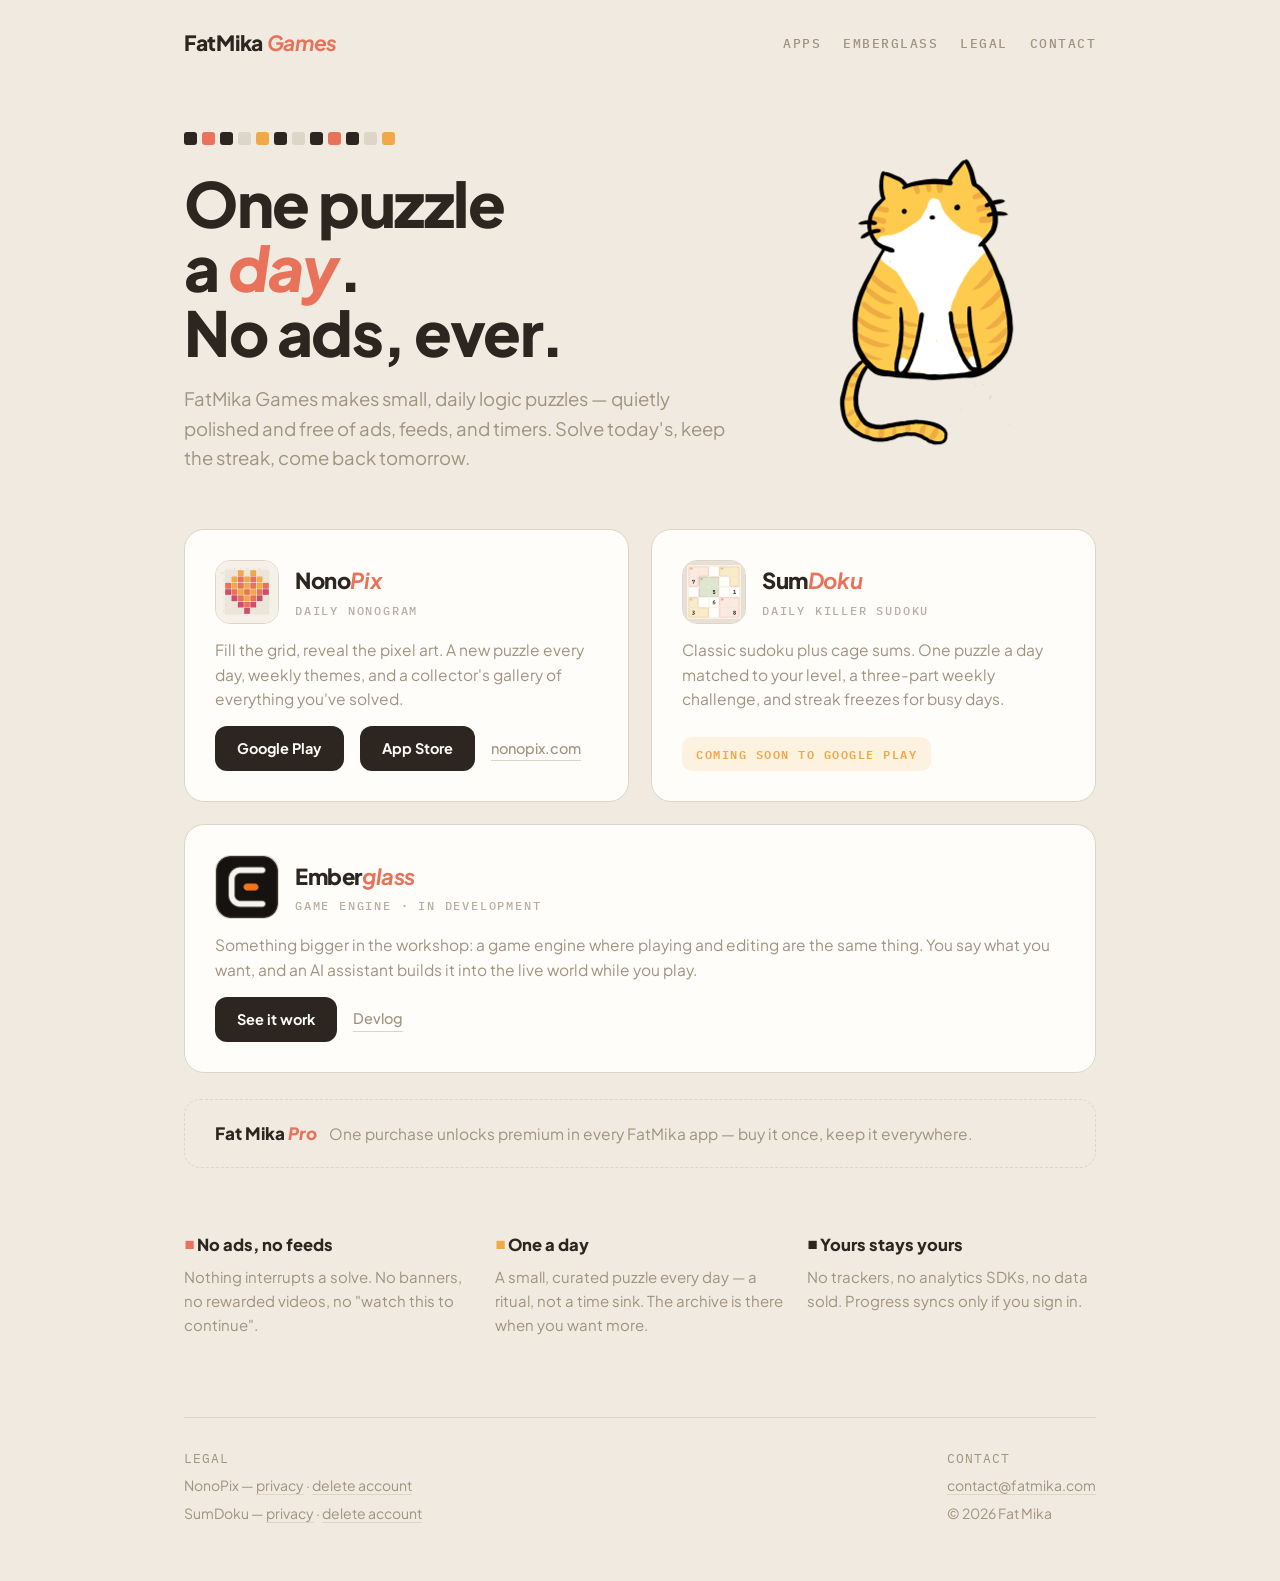
<file: index.html>
<!doctype html>
<html lang="en">
<head>
<meta charset="utf-8" />
<meta name="viewport" content="width=device-width, initial-scale=1" />
<title>FatMika Games — one puzzle a day, no ads</title>
<meta name="description" content="FatMika Games makes small, daily logic puzzle apps — NonoPix (daily nonograms) and SumDoku (daily killer sudoku). Quietly polished, no ads ever." />
<link rel="icon" href="assets/fat-mika.png" />
<link rel="preconnect" href="https://fonts.googleapis.com" />
<link rel="preconnect" href="https://fonts.gstatic.com" crossorigin />
<link href="https://fonts.googleapis.com/css2?family=IBM+Plex+Mono:wght@500;600&family=Plus+Jakarta+Sans:ital,wght@0,400;0,500;0,700;0,800;1,700;1,800&display=swap" rel="stylesheet" />
<style>
  :root {
    --bg: #f0eae0;
    --card: #fffdf9;
    --ink: #2c2520;
    --dim: #a0937f;
    --subtle: #b8afa2;
    --line: #ddd5c8;
    --coral: #e8735a;
    --gold: #f0a848;
  }
  * { box-sizing: border-box; margin: 0; padding: 0; }
  html { scroll-behavior: smooth; }
  body {
    background: var(--bg);
    color: var(--ink);
    font: 17px/1.6 "Plus Jakarta Sans", -apple-system, "Segoe UI", system-ui, sans-serif;
    -webkit-font-smoothing: antialiased;
  }
  .wrap { max-width: 960px; margin: 0 auto; padding: 0 24px; }
  a { color: var(--coral); }
  a:focus-visible, button:focus-visible { outline: 3px solid var(--coral); outline-offset: 3px; border-radius: 4px; }

  /* ---------- header ---------- */
  header {
    display: flex; align-items: center; justify-content: space-between;
    padding: 26px 0 0;
  }
  .wordmark {
    font-size: 21px; font-weight: 800; letter-spacing: -0.3px;
    color: var(--ink); text-decoration: none;
  }
  .wordmark em { font-style: italic; font-weight: 700; color: var(--coral); }
  header nav { display: flex; gap: 22px; }
  header nav a {
    font-family: "IBM Plex Mono", monospace; font-size: 12.5px; font-weight: 500;
    letter-spacing: 1.5px; text-transform: uppercase;
    color: var(--dim); text-decoration: none;
  }
  header nav a:hover { color: var(--coral); }

  /* ---------- hero ---------- */
  .hero {
    display: grid; grid-template-columns: 1.25fr 0.75fr;
    align-items: center; gap: 32px;
    padding: 72px 0 56px;
  }
  .solve-strip {
    display: flex; gap: 5px; margin-bottom: 26px;
  }
  .solve-strip span {
    width: 13px; height: 13px; border-radius: 3px;
    background: var(--line);
  }
  .solve-strip span.f { background: var(--ink); }
  .solve-strip span.c { background: var(--coral); }
  .solve-strip span.g { background: var(--gold); }
  @media (prefers-reduced-motion: no-preference) {
    .solve-strip span.f, .solve-strip span.c, .solve-strip span.g {
      animation: fill-in 0.35s cubic-bezier(0.2, 0.9, 0.3, 1.3) both;
      animation-delay: var(--d);
    }
    @keyframes fill-in {
      from { transform: scale(0); }
      to { transform: scale(1); }
    }
    .cat { animation: settle 0.9s cubic-bezier(0.2, 0.8, 0.3, 1) both 0.5s; }
    @keyframes settle {
      from { opacity: 0; transform: translateY(14px); }
      to { opacity: 1; transform: none; }
    }
  }
  h1 {
    font-size: clamp(40px, 6.5vw, 62px);
    font-weight: 800; line-height: 1.04; letter-spacing: -1.5px;
  }
  h1 em { font-style: italic; color: var(--coral); }
  .hero p {
    margin-top: 20px; max-width: 44ch;
    font-size: 18.5px; color: var(--dim);
  }
  .cat { width: 100%; max-width: 300px; justify-self: center; }
  .cat img { width: 100%; height: auto; display: block; }

  /* ---------- apps ---------- */
  .apps { display: grid; grid-template-columns: 1fr 1fr; gap: 22px; }
  .app-card {
    background: var(--card); border: 1px solid var(--line); border-radius: 20px;
    padding: 30px; display: flex; flex-direction: column; gap: 14px;
  }
  .app-head { display: flex; align-items: center; gap: 16px; }
  .app-head img {
    width: 64px; height: 64px; border-radius: 15px;
    border: 1px solid var(--line);
  }
  .app-name { font-size: 22px; font-weight: 800; letter-spacing: -0.4px; }
  .app-name em { font-style: italic; font-weight: 700; color: var(--coral); }
  .app-kind {
    font-family: "IBM Plex Mono", monospace; font-size: 11.5px; font-weight: 500;
    letter-spacing: 1.8px; text-transform: uppercase; color: var(--subtle);
    margin-top: 3px;
  }
  .app-card > p { color: var(--dim); font-size: 15.5px; flex: 1; }
  .app-card.wide { grid-column: 1 / -1; }
  .app-links { display: flex; align-items: center; gap: 16px; flex-wrap: wrap; }
  .btn {
    display: inline-block; text-decoration: none;
    background: var(--ink); color: var(--card);
    font-size: 14.5px; font-weight: 700;
    padding: 11px 22px; border-radius: 12px;
  }
  .btn:hover { background: var(--coral); }
  .app-links .plain {
    font-size: 14.5px; font-weight: 500; color: var(--dim);
    text-decoration: none; border-bottom: 1px solid var(--line);
  }
  .app-links .plain:hover { color: var(--coral); border-color: var(--coral); }
  .soon {
    display: inline-block;
    font-family: "IBM Plex Mono", monospace; font-size: 11.5px; font-weight: 600;
    letter-spacing: 1.5px; text-transform: uppercase;
    color: var(--gold); background: rgba(240, 168, 72, 0.14);
    padding: 8px 14px; border-radius: 10px;
  }

  /* ---------- pro strip ---------- */
  .pro {
    margin: 26px 0 0; padding: 20px 30px;
    border: 1px dashed var(--line); border-radius: 16px;
    display: flex; align-items: baseline; gap: 12px; flex-wrap: wrap;
  }
  .pro b { font-weight: 800; }
  .pro b em { font-style: italic; color: var(--coral); }
  .pro span { color: var(--dim); font-size: 15.5px; }

  /* ---------- promises ---------- */
  .promises {
    padding: 64px 0 8px;
    display: grid; grid-template-columns: repeat(3, 1fr); gap: 22px;
  }
  .promise h3 { font-size: 16.5px; font-weight: 800; margin-bottom: 6px; }
  .promise h3::before { content: "■ "; color: var(--coral); font-size: 11px; vertical-align: 2px; }
  .promise:nth-child(2) h3::before { color: var(--gold); }
  .promise:nth-child(3) h3::before { color: var(--ink); }
  .promise p { color: var(--dim); font-size: 15px; }

  /* ---------- footer ---------- */
  footer {
    margin-top: 72px; border-top: 1px solid var(--line);
    padding: 30px 0 56px;
    display: flex; justify-content: space-between; gap: 24px; flex-wrap: wrap;
    font-size: 14px; color: var(--dim);
  }
  footer .legal { display: flex; flex-direction: column; gap: 6px; }
  footer a { color: var(--dim); text-decoration: none; border-bottom: 1px solid var(--line); }
  footer a:hover { color: var(--coral); border-color: var(--coral); }
  footer .mono { font-family: "IBM Plex Mono", monospace; font-size: 12.5px; letter-spacing: 1px; }

  /* ---------- responsive ---------- */
  @media (max-width: 760px) {
    .hero { grid-template-columns: 1fr; padding: 48px 0 40px; }
    .cat { max-width: 200px; order: -1; }
    .apps { grid-template-columns: 1fr; }
    .promises { grid-template-columns: 1fr; gap: 26px; padding-top: 48px; }
    header nav { display: none; }
  }
</style>
</head>
<body>
<div class="wrap">
  <header>
    <a class="wordmark" href="/">FatMika <em>Games</em></a>
    <nav>
      <a href="#apps">Apps</a>
      <a href="emberglass/">Emberglass</a>
      <a href="legal/">Legal</a>
      <a href="mailto:contact@fatmika.com">Contact</a>
    </nav>
  </header>

  <section class="hero">
    <div>
      <div class="solve-strip" aria-hidden="true">
        <span class="f" style="--d:0.05s"></span>
        <span class="c" style="--d:0.30s"></span>
        <span class="f" style="--d:0.15s"></span>
        <span></span>
        <span class="g" style="--d:0.45s"></span>
        <span class="f" style="--d:0.10s"></span>
        <span></span>
        <span class="f" style="--d:0.25s"></span>
        <span class="c" style="--d:0.55s"></span>
        <span class="f" style="--d:0.20s"></span>
        <span></span>
        <span class="g" style="--d:0.40s"></span>
      </div>
      <h1>One puzzle<br />a <em>day</em>.<br />No ads, ever.</h1>
      <p>FatMika Games makes small, daily logic puzzles — quietly polished
      and free of ads, feeds, and timers. Solve today's, keep the streak,
      come back tomorrow.</p>
    </div>
    <div class="cat">
      <img src="assets/fat-mika.png" alt="Fat Mika, the studio's chunky orange cat" width="560" height="560" />
    </div>
  </section>

  <section class="apps" id="apps">
    <article class="app-card">
      <div class="app-head">
        <img src="assets/nonopix-icon.png" alt="" width="64" height="64" />
        <div>
          <div class="app-name">Nono<em>Pix</em></div>
          <div class="app-kind">Daily nonogram</div>
        </div>
      </div>
      <p>Fill the grid, reveal the pixel art. A new puzzle every day,
      weekly themes, and a collector's gallery of everything you've
      solved.</p>
      <div class="app-links">
        <a class="btn" href="https://play.google.com/store/apps/details?id=app.nono.daily">Google Play</a>
        <a class="btn" href="https://apps.apple.com/app/nonopix-pixel-art-puzzles/id6761322057">App Store</a>
        <a class="plain" href="https://nonopix.com/">nonopix.com</a>
      </div>
    </article>

    <article class="app-card">
      <div class="app-head">
        <img src="assets/sumdoku-icon.png" alt="" width="64" height="64" />
        <div>
          <div class="app-name">Sum<em>Doku</em></div>
          <div class="app-kind">Daily killer sudoku</div>
        </div>
      </div>
      <p>Classic sudoku plus cage sums. One puzzle a day matched to your
      level, a three-part weekly challenge, and streak freezes for busy
      days.</p>
      <div class="app-links">
        <span class="soon">Coming soon to Google Play</span>
      </div>
    </article>
    <article class="app-card wide">
      <div class="app-head">
        <img src="assets/emberglass-icon.png" alt="" width="64" height="64" />
        <div>
          <div class="app-name">Ember<em>glass</em></div>
          <div class="app-kind">Game engine · in development</div>
        </div>
      </div>
      <p>Something bigger in the workshop: a game engine where playing and
      editing are the same thing. You say what you want, and an AI assistant
      builds it into the live world while you play.</p>
      <div class="app-links">
        <a class="btn" href="emberglass/">See it work</a>
        <a class="plain" href="https://emberglass.substack.com/">Devlog</a>
      </div>
    </article>
  </section>

  <div class="pro">
    <b>Fat Mika <em>Pro</em></b>
    <span>One purchase unlocks premium in every FatMika app — buy it once, keep it everywhere.</span>
  </div>

  <section class="promises">
    <div class="promise">
      <h3>No ads, no feeds</h3>
      <p>Nothing interrupts a solve. No banners, no rewarded videos, no
      "watch this to continue".</p>
    </div>
    <div class="promise">
      <h3>One a day</h3>
      <p>A small, curated puzzle every day — a ritual, not a time sink.
      The archive is there when you want more.</p>
    </div>
    <div class="promise">
      <h3>Yours stays yours</h3>
      <p>No trackers, no analytics SDKs, no data sold. Progress syncs only
      if you sign in.</p>
    </div>
  </section>

  <footer>
    <div class="legal">
      <span class="mono">LEGAL</span>
      <span>NonoPix — <a href="nonopix/privacy/">privacy</a> · <a href="nonopix/delete-account/">delete account</a></span>
      <span>SumDoku — <a href="sumdoku/privacy/">privacy</a> · <a href="sumdoku/delete-account/">delete account</a></span>
    </div>
    <div class="legal">
      <span class="mono">CONTACT</span>
      <span><a href="mailto:contact@fatmika.com">contact@fatmika.com</a></span>
      <span>© 2026 Fat Mika</span>
    </div>
  </footer>
</div>
</body>
</html>
</file>
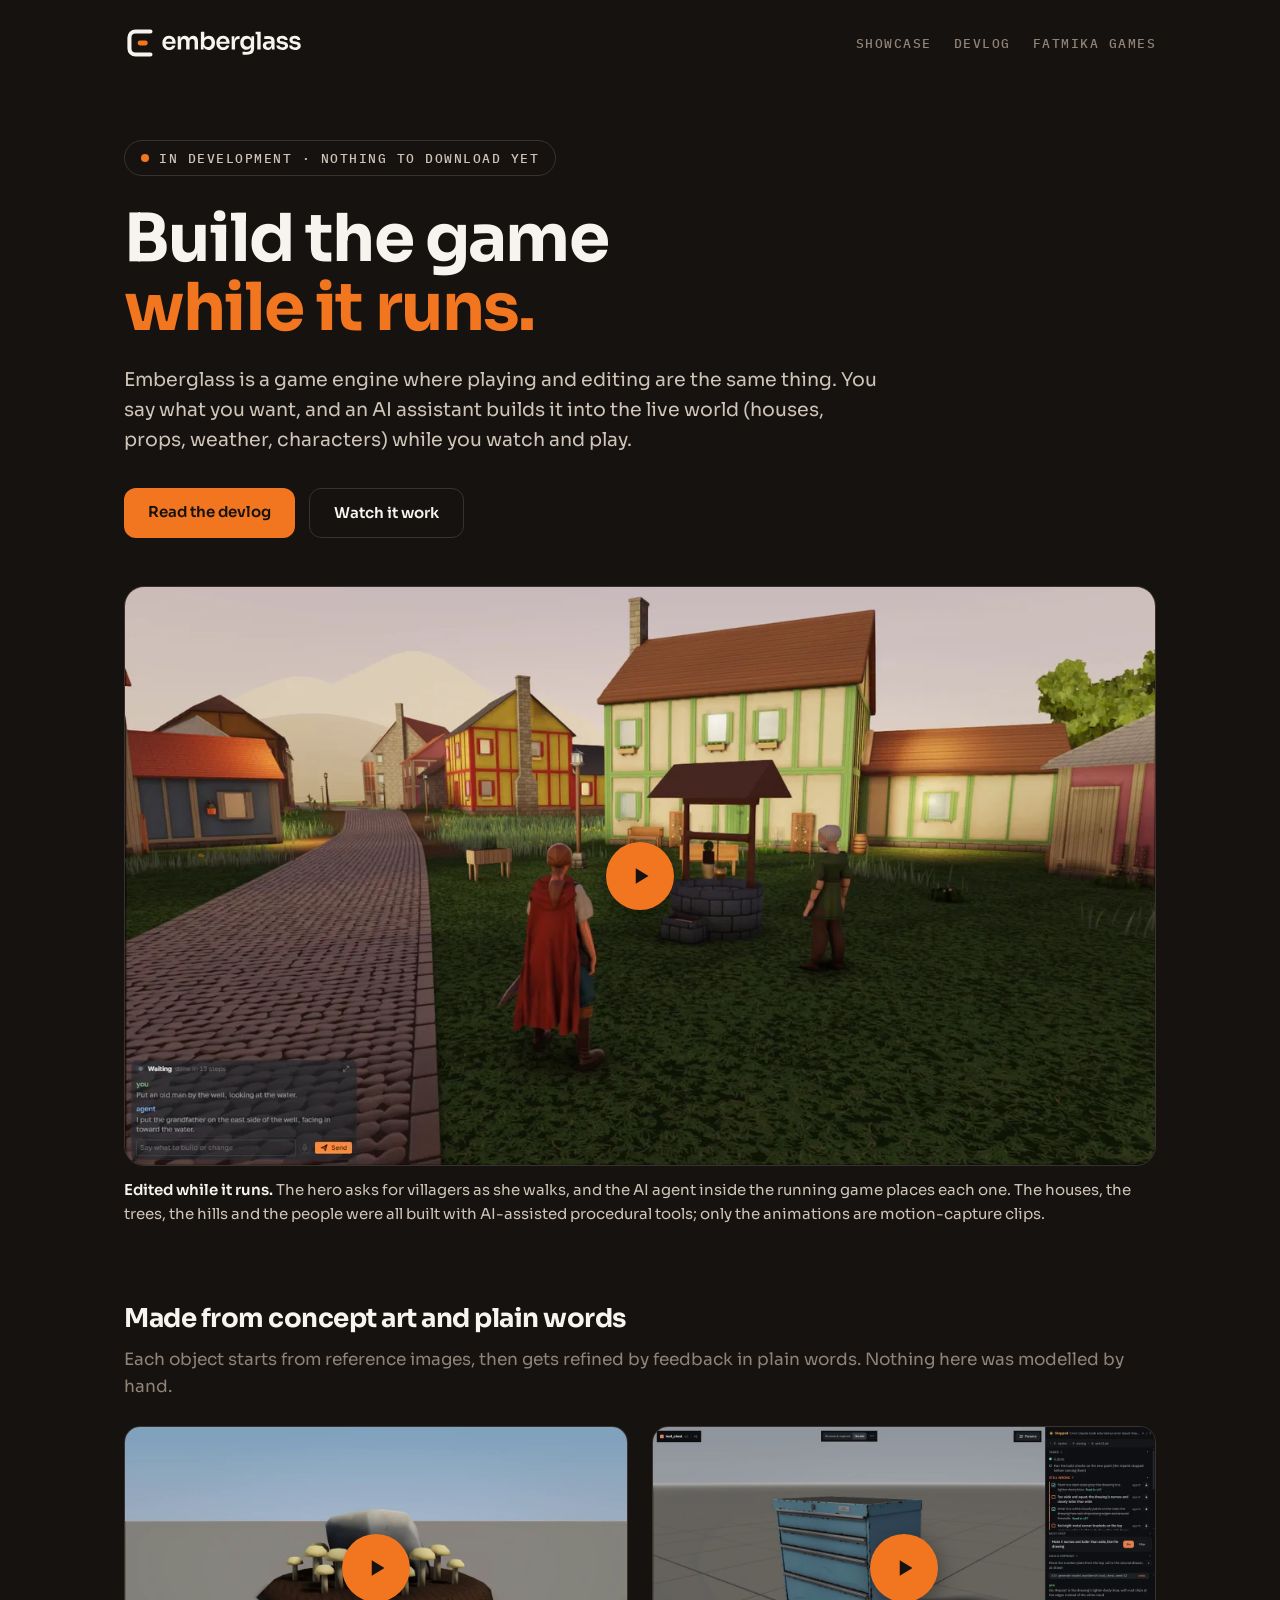
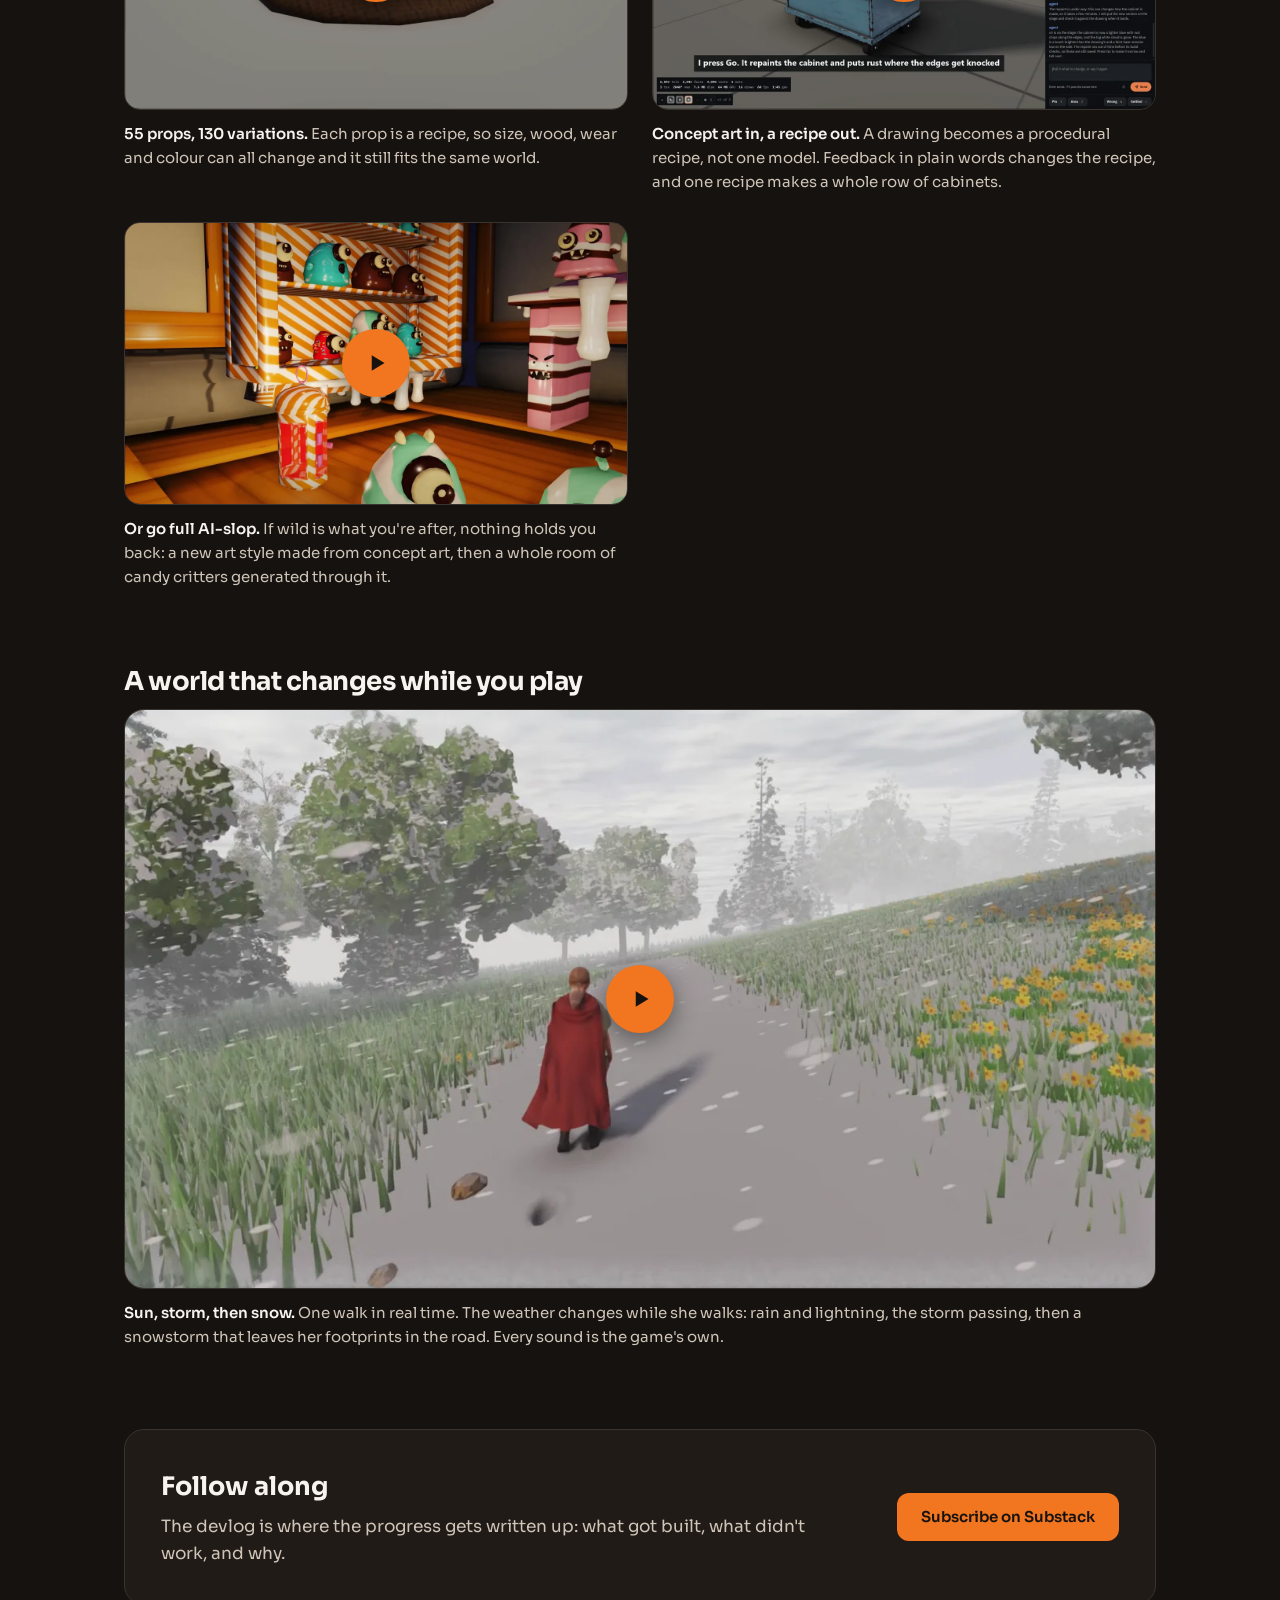
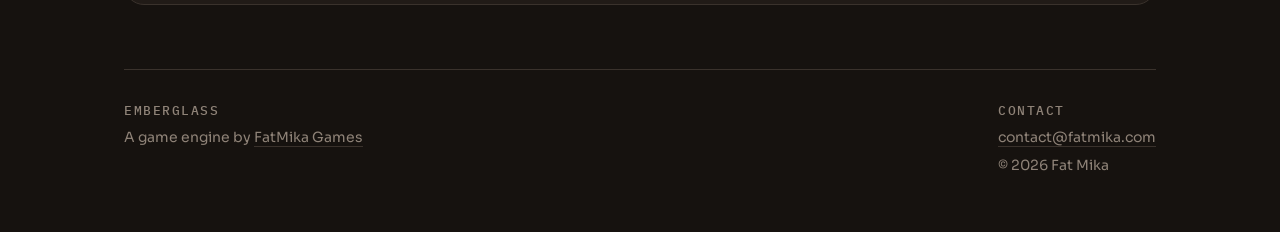
<file: emberglass/index.html>
<!doctype html>
<html lang="en">
<head>
<meta charset="utf-8" />
<meta name="viewport" content="width=device-width, initial-scale=1" />
<title>Emberglass — build the game while it runs</title>
<meta name="description" content="Emberglass is a game engine in development where playing and editing are the same thing: describe what you want, and an AI assistant builds it into the live world while you play." />
<meta property="og:title" content="Emberglass — build the game while it runs" />
<meta property="og:description" content="A game engine in development where playing and editing are the same thing." />
<meta property="og:image" content="https://www.fatmika.com/emberglass/assets/critters.webp" />
<meta property="og:url" content="https://www.fatmika.com/emberglass/" />
<link rel="icon" href="assets/icon-64.png" />
<link rel="preconnect" href="https://fonts.googleapis.com" />
<link rel="preconnect" href="https://fonts.gstatic.com" crossorigin />
<link href="https://fonts.googleapis.com/css2?family=IBM+Plex+Mono:wght@500;600&family=Sora:wght@400;500;600;700&display=swap" rel="stylesheet" />
<style>
  :root {
    --ink: #16120F;
    --surface: #211B17;
    --border: #3A322C;
    --paper: #F7F4EF;
    --muted: #CFC4B8;
    --dim: #8f8378;
    --ember: #F2761F;
    --ember-deep: #D2560F;
  }
  * { box-sizing: border-box; margin: 0; padding: 0; }
  html { scroll-behavior: smooth; }
  body {
    background: var(--ink);
    color: var(--paper);
    font: 17px/1.6 "Sora", -apple-system, "Segoe UI", system-ui, sans-serif;
    -webkit-font-smoothing: antialiased;
  }
  .wrap { max-width: 1080px; margin: 0 auto; padding: 0 24px; }
  a { color: var(--ember); }
  a:focus-visible, button:focus-visible { outline: 3px solid var(--ember); outline-offset: 3px; border-radius: 6px; }
  .mono {
    font-family: "IBM Plex Mono", monospace; font-size: 12.5px; font-weight: 500;
    letter-spacing: 1.5px; text-transform: uppercase;
  }

  /* ---------- header ---------- */
  header {
    display: flex; align-items: center; justify-content: space-between;
    padding: 26px 0 0;
  }
  header .lockup img { height: 34px; width: auto; display: block; }
  header nav { display: flex; gap: 22px; }
  header nav a { color: var(--dim); text-decoration: none; }
  header nav a:hover { color: var(--ember); }

  /* ---------- hero ---------- */
  .hero { padding: 80px 0 48px; max-width: 760px; }
  .status {
    display: inline-flex; align-items: center; gap: 10px;
    color: var(--muted); border: 1px solid var(--border); border-radius: 999px;
    padding: 7px 16px; margin-bottom: 28px;
  }
  .status::before {
    content: ""; width: 8px; height: 8px; border-radius: 50%; background: var(--ember);
  }
  @media (prefers-reduced-motion: no-preference) {
    .status::before { animation: glow 2.4s ease-in-out infinite; }
    @keyframes glow { 50% { box-shadow: 0 0 0 6px rgba(242, 118, 31, 0.18); } }
  }
  h1 {
    font-size: clamp(40px, 6.4vw, 66px);
    font-weight: 700; line-height: 1.05; letter-spacing: -1.8px;
  }
  h1 em { font-style: normal; color: var(--ember); }
  .hero p { margin-top: 22px; font-size: 19px; color: var(--muted); max-width: 58ch; }
  .actions { display: flex; gap: 14px; flex-wrap: wrap; margin-top: 32px; }
  .btn {
    display: inline-block; text-decoration: none;
    font-size: 15px; font-weight: 600;
    padding: 12px 24px; border-radius: 12px;
    background: var(--ember); color: var(--ink);
  }
  .btn:hover { background: var(--ember-deep); color: var(--paper); }
  .btn.ghost { background: transparent; color: var(--paper); border: 1px solid var(--border); }
  .btn.ghost:hover { border-color: var(--ember); color: var(--ember); }

  /* ---------- clips ---------- */
  .clip {
    position: relative; display: block; width: 100%;
    aspect-ratio: 16 / 9; overflow: hidden;
    background: var(--surface); border: 1px solid var(--border); border-radius: 16px;
    padding: 0; font: inherit; color: inherit; cursor: default;
  }
  .clip img, .clip iframe { position: absolute; inset: 0; width: 100%; height: 100%; border: 0; object-fit: cover; }
  .clip.playable { cursor: pointer; }
  .clip.playable::after {
    content: ""; position: absolute; left: 50%; top: 50%;
    width: 68px; height: 68px; margin: -34px 0 0 -34px; border-radius: 50%;
    background: var(--ember) url("data:image/svg+xml,%3Csvg xmlns='http://www.w3.org/2000/svg' viewBox='0 0 24 24'%3E%3Cpath d='M9 6.5v11l9-5.5z' fill='%2316120F'/%3E%3C/svg%3E") center / 34px no-repeat;
    box-shadow: 0 6px 24px rgba(0, 0, 0, 0.45);
    transition: transform 0.15s ease;
  }
  .clip.playable:hover::after { transform: scale(1.08); }
  .clip.playing::after { display: none; }

  .featured { margin-bottom: 14px; }
  .featured .clip { border-radius: 20px; }
  figcaption { margin-top: 12px; color: var(--muted); font-size: 15px; }
  figcaption b { color: var(--paper); font-weight: 600; }

  section h2 {
    font-size: 26px; font-weight: 700; letter-spacing: -0.5px; margin: 72px 0 6px;
  }
  section .lead { color: var(--dim); margin-bottom: 26px; }
  .grid { display: grid; grid-template-columns: repeat(2, 1fr); gap: 28px 24px; }

  /* ---------- follow ---------- */
  .follow {
    margin-top: 80px; padding: 36px;
    background: var(--surface); border: 1px solid var(--border); border-radius: 20px;
    display: flex; align-items: center; justify-content: space-between; gap: 24px; flex-wrap: wrap;
  }
  .follow h2 { margin: 0 0 6px; }
  .follow p { color: var(--muted); max-width: 52ch; }

  /* ---------- footer ---------- */
  footer {
    margin-top: 64px; border-top: 1px solid var(--border);
    padding: 30px 0 56px;
    display: flex; justify-content: space-between; gap: 24px; flex-wrap: wrap;
    font-size: 14px; color: var(--dim);
  }
  footer .col { display: flex; flex-direction: column; gap: 6px; }
  footer a { color: var(--dim); text-decoration: none; border-bottom: 1px solid var(--border); }
  footer a:hover { color: var(--ember); border-color: var(--ember); }

  @media (max-width: 760px) {
    .hero { padding: 52px 0 36px; }
    .grid { grid-template-columns: 1fr; }
    header nav { display: none; }
    .follow { padding: 26px; }
  }
</style>
</head>
<body>
<div class="wrap">
  <header>
    <a class="lockup" href="./"><img src="assets/emberglass-lockup-paper.svg" alt="Emberglass" width="182" height="34" /></a>
    <nav class="mono">
      <a href="#showcase">Showcase</a>
      <a href="https://emberglass.substack.com/">Devlog</a>
      <a href="/">FatMika Games</a>
    </nav>
  </header>

  <section class="hero">
    <div class="status mono">In development · nothing to download yet</div>
    <h1>Build the game<br /><em>while it runs.</em></h1>
    <p>Emberglass is a game engine where playing and editing are the same
    thing. You say what you want, and an AI assistant builds it into the
    live world (houses, props, weather, characters) while you watch and
    play.</p>
    <div class="actions">
      <a class="btn" href="https://emberglass.substack.com/">Read the devlog</a>
      <a class="btn ghost" href="#showcase">Watch it work</a>
    </div>
  </section>

  <figure class="featured" id="showcase">
    <button class="clip" data-yt="furqrLiuaLM" aria-label="Play: building a village while you walk through it">
      <img src="assets/village.webp" alt="A hero in a red cape by a village well, next to an old man the AI just placed" width="1280" height="720" />
    </button>
    <figcaption><b>Edited while it runs.</b> The hero asks for villagers as she walks, and the AI agent inside the running game places each one. The houses, the trees, the hills and the people were all built with AI-assisted procedural tools; only the animations are motion-capture clips.</figcaption>
  </figure>

  <section>
    <h2>Made from concept art and plain words</h2>
    <p class="lead">Each object starts from reference images, then gets refined by feedback in plain words. Nothing here was modelled by hand.</p>
    <div class="grid">
      <figure>
        <button class="clip" data-yt="YsVcyhxxsjk" aria-label="Play: 55 props, 130 variations">
          <img src="assets/props.webp" alt="A rock surrounded by a ring of small mushrooms" width="1280" height="720" loading="lazy" />
        </button>
        <figcaption><b>55 props, 130 variations.</b> Each prop is a recipe, so size, wood, wear and colour can all change and it still fits the same world.</figcaption>
      </figure>
      <figure>
        <button class="clip" data-yt="fGJkgyGGEyM" aria-label="Play: concept art in, a recipe out">
          <img src="assets/chest.webp" alt="A blue metal tool cabinet with drawers" width="1280" height="720" loading="lazy" />
        </button>
        <figcaption><b>Concept art in, a recipe out.</b> A drawing becomes a procedural recipe, not one model. Feedback in plain words changes the recipe, and one recipe makes a whole row of cabinets.</figcaption>
      </figure>
      <figure>
        <button class="clip" data-yt="QunZZb6h35w" aria-label="Play: a new art style, and a whole room built in it">
          <img src="assets/critters.webp" alt="A candy-striped room at night full of round toy critters on shelves" width="1280" height="720" loading="lazy" />
        </button>
        <figcaption><b>Or go full AI-slop.</b> If wild is what you're after, nothing holds you back: a new art style made from concept art, then a whole room of candy critters generated through it.</figcaption>
      </figure>
    </div>
  </section>

  <section>
    <h2>A world that changes while you play</h2>
    <figure class="featured">
      <button class="clip" data-yt="3rMrxJSAbZA" aria-label="Play: weather showcase, sun, storm and snow">
        <img src="assets/weather.webp" alt="A hero in a red cape walking a snowy road, footprints behind her" width="1280" height="720" loading="lazy" />
      </button>
      <figcaption><b>Sun, storm, then snow.</b> One walk in real time. The weather changes while she walks: rain and lightning, the storm passing, then a snowstorm that leaves her footprints in the road. Every sound is the game's own.</figcaption>
    </figure>
  </section>

  <div class="follow">
    <div>
      <h2>Follow along</h2>
      <p>The devlog is where the progress gets written up: what got built, what didn't work, and why.</p>
    </div>
    <a class="btn" href="https://emberglass.substack.com/">Subscribe on Substack</a>
  </div>

  <footer>
    <div class="col">
      <span class="mono">Emberglass</span>
      <span>A game engine by <a href="/">FatMika Games</a></span>
    </div>
    <div class="col">
      <span class="mono">Contact</span>
      <span><a href="mailto:contact@fatmika.com">contact@fatmika.com</a></span>
      <span>© 2026 Fat Mika</span>
    </div>
  </footer>
</div>
<script>
  // A clip with a YouTube id becomes playable; the player loads only on click.
  document.querySelectorAll(".clip").forEach(function (clip) {
    var id = clip.dataset.yt;
    if (!id) { clip.removeAttribute("aria-label"); clip.tabIndex = -1; return; }
    clip.classList.add("playable");
    clip.addEventListener("click", function () {
      if (clip.classList.contains("playing")) return;
      var f = document.createElement("iframe");
      f.src = "https://www.youtube-nocookie.com/embed/" + encodeURIComponent(id) + "?autoplay=1&rel=0";
      f.title = clip.getAttribute("aria-label") || "Video";
      f.allow = "autoplay; encrypted-media; picture-in-picture; fullscreen";
      f.allowFullscreen = true;
      clip.classList.add("playing");
      clip.appendChild(f);
    });
  });
</script>
</body>
</html>
</file>
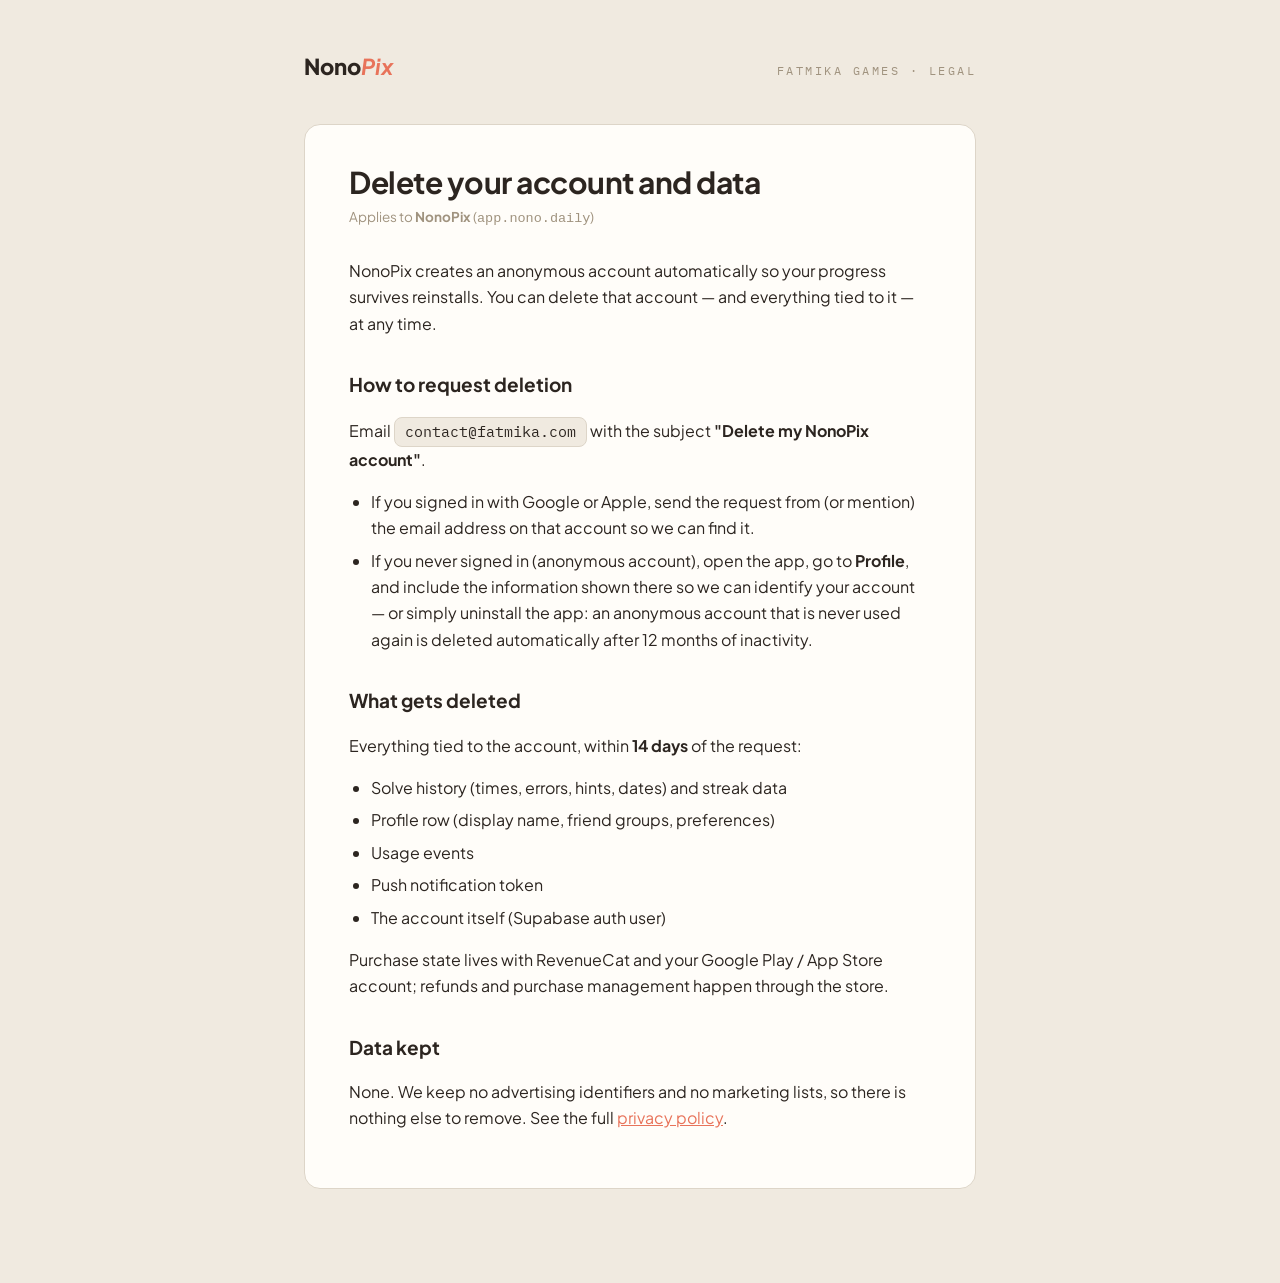
<file: nonopix/delete-account/index.html>
<!doctype html>
<html lang="en">
<head>
<meta charset="utf-8" />
<meta name="viewport" content="width=device-width, initial-scale=1" />
<title>NonoPix — Delete your account</title>
<link rel="preconnect" href="https://fonts.googleapis.com" />
<link rel="preconnect" href="https://fonts.gstatic.com" crossorigin />
<link href="https://fonts.googleapis.com/css2?family=IBM+Plex+Mono:wght@500&family=Plus+Jakarta+Sans:ital,wght@0,400;0,500;0,700;0,800;1,700&display=swap" rel="stylesheet" />
<link rel="stylesheet" href="../../assets/legal.css" />
</head>
<body>
<div class="wrap">
  <div class="brand">
    <a href="../../"><span class="wordmark">Nono<em>Pix</em></span></a>
    <span class="studio">FatMika Games · Legal</span>
  </div>
  <main>
    <h1>Delete your account and data</h1>
    <p class="updated">Applies to <strong>NonoPix</strong> (<code>app.nono.daily</code>)</p>

    <p>NonoPix creates an anonymous account automatically so your progress survives
    reinstalls. You can delete that account — and everything tied to it — at any time.</p>

    <h2>How to request deletion</h2>
    <p>Email <span class="email">contact@fatmika.com</span> with the subject
    <strong>"Delete my NonoPix account"</strong>.</p>
    <ul>
      <li>If you signed in with Google or Apple, send the request from (or mention) the
        email address on that account so we can find it.</li>
      <li>If you never signed in (anonymous account), open the app, go to
        <strong>Profile</strong>, and include the information shown there so we can
        identify your account — or simply uninstall the app: an anonymous account that
        is never used again is deleted automatically after 12 months of inactivity.</li>
    </ul>

    <h2>What gets deleted</h2>
    <p>Everything tied to the account, within <strong>14 days</strong> of the request:</p>
    <ul>
      <li>Solve history (times, errors, hints, dates) and streak data</li>
      <li>Profile row (display name, friend groups, preferences)</li>
      <li>Usage events</li>
      <li>Push notification token</li>
      <li>The account itself (Supabase auth user)</li>
    </ul>
    <p>Purchase state lives with RevenueCat and your Google Play / App Store account;
    refunds and purchase management happen through the store.</p>

    <h2>Data kept</h2>
    <p>None. We keep no advertising identifiers and no marketing lists, so there is
    nothing else to remove. See the full <a href="../privacy/">privacy policy</a>.</p>
  </main>
</div>
</body>
</html>
</file>
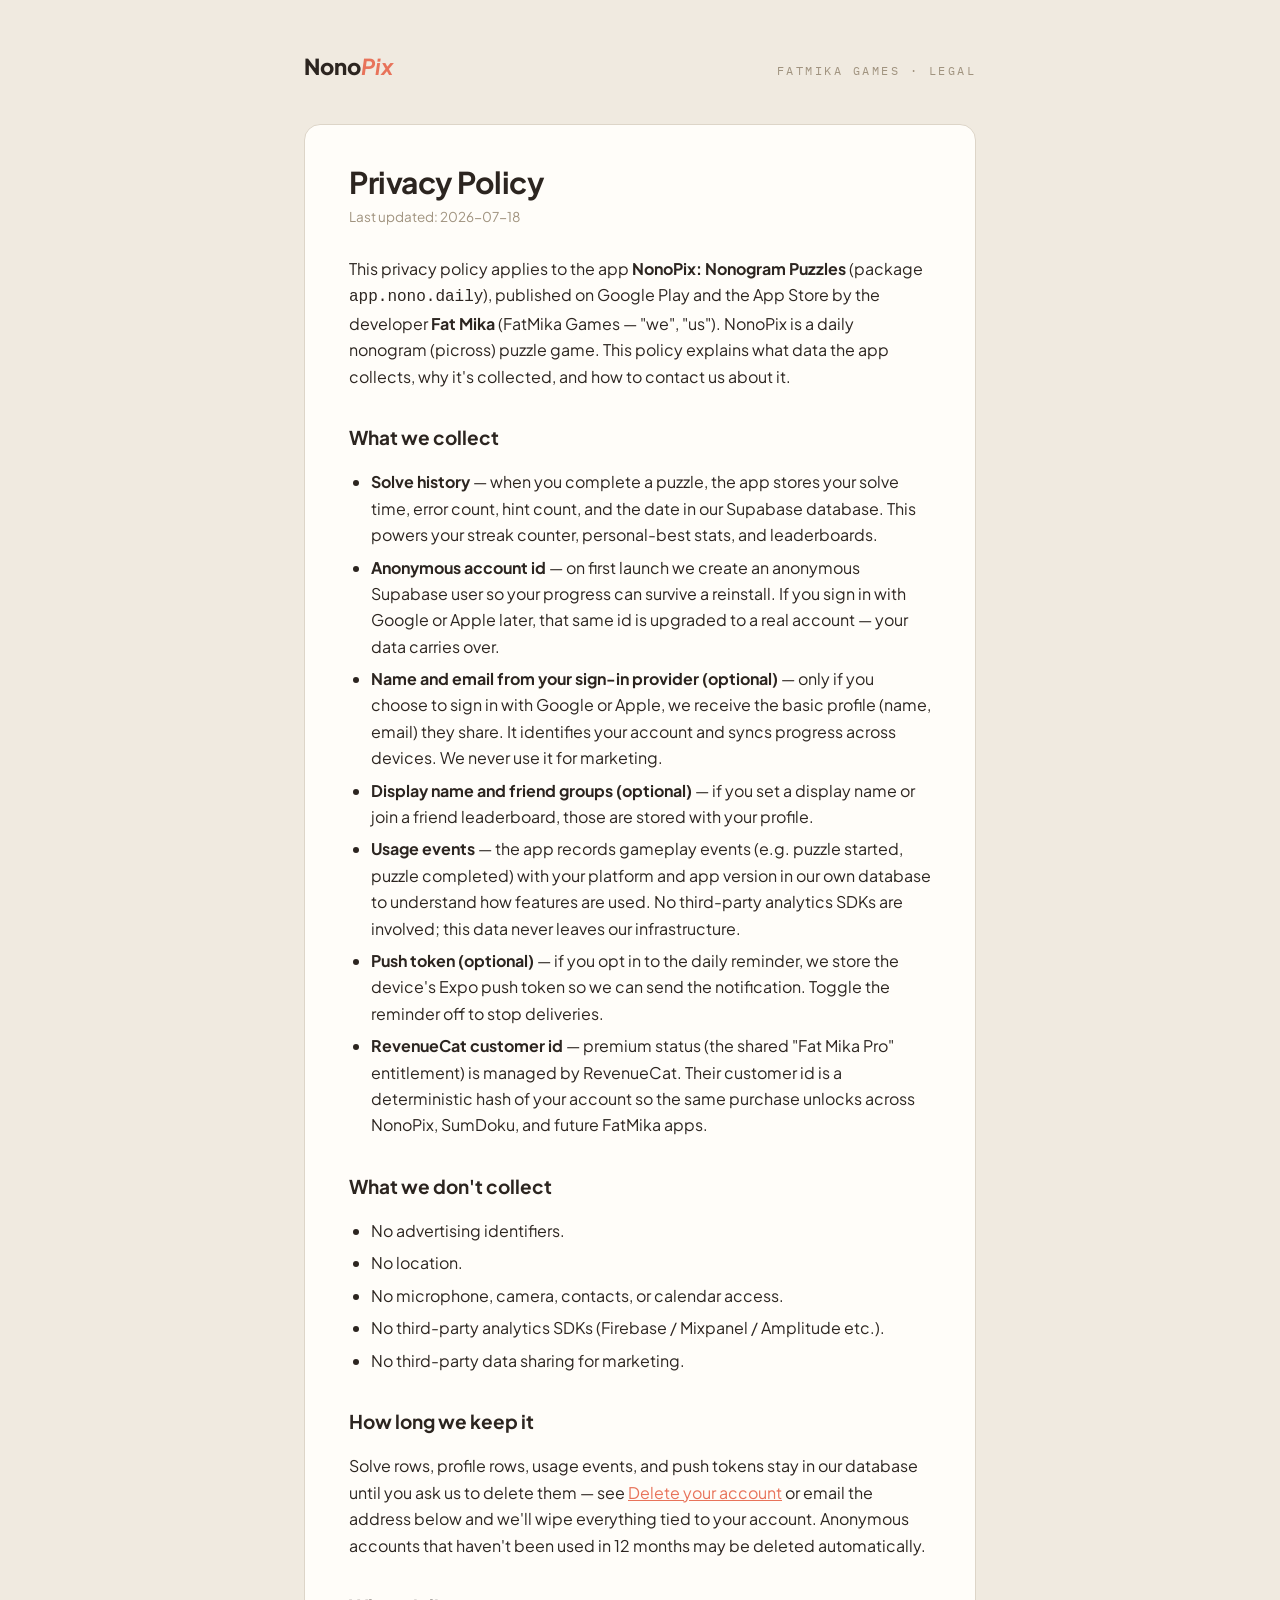
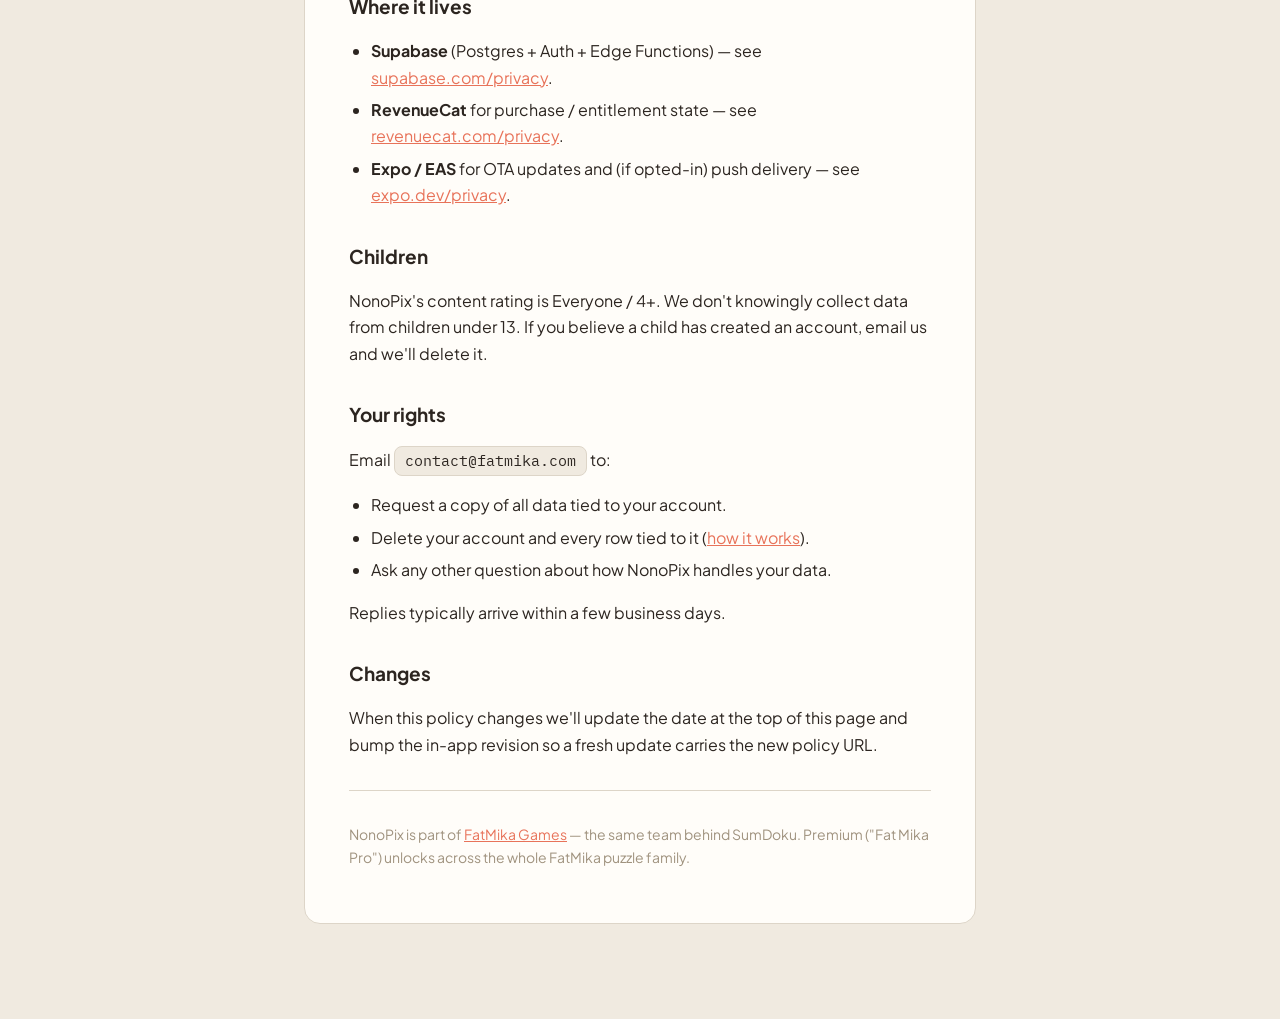
<file: nonopix/privacy/index.html>
<!doctype html>
<html lang="en">
<head>
<meta charset="utf-8" />
<meta name="viewport" content="width=device-width, initial-scale=1" />
<title>NonoPix — Privacy Policy</title>
<link rel="preconnect" href="https://fonts.googleapis.com" />
<link rel="preconnect" href="https://fonts.gstatic.com" crossorigin />
<link href="https://fonts.googleapis.com/css2?family=IBM+Plex+Mono:wght@500&family=Plus+Jakarta+Sans:ital,wght@0,400;0,500;0,700;0,800;1,700&display=swap" rel="stylesheet" />
<link rel="stylesheet" href="../../assets/legal.css" />
</head>
<body>
<div class="wrap">
  <div class="brand">
    <a href="../../"><span class="wordmark">Nono<em>Pix</em></span></a>
    <span class="studio">FatMika Games · Legal</span>
  </div>
  <main>
    <h1>Privacy Policy</h1>
    <p class="updated">Last updated: 2026-07-18</p>

    <p>This privacy policy applies to the app <strong>NonoPix: Nonogram Puzzles</strong>
    (package <code>app.nono.daily</code>), published on Google Play and the App Store by
    the developer <strong>Fat Mika</strong> (FatMika Games — "we", "us"). NonoPix is a
    daily nonogram (picross) puzzle game. This policy explains what data the app
    collects, why it's collected, and how to contact us about it.</p>

    <h2>What we collect</h2>
    <ul>
      <li><strong>Solve history</strong> — when you complete a puzzle, the app stores your
        solve time, error count, hint count, and the date in our Supabase database. This
        powers your streak counter, personal-best stats, and leaderboards.</li>
      <li><strong>Anonymous account id</strong> — on first launch we create an anonymous
        Supabase user so your progress can survive a reinstall. If you sign in with
        Google or Apple later, that same id is upgraded to a real account — your data
        carries over.</li>
      <li><strong>Name and email from your sign-in provider (optional)</strong> — only if
        you choose to sign in with Google or Apple, we receive the basic profile (name,
        email) they share. It identifies your account and syncs progress across devices.
        We never use it for marketing.</li>
      <li><strong>Display name and friend groups (optional)</strong> — if you set a
        display name or join a friend leaderboard, those are stored with your
        profile.</li>
      <li><strong>Usage events</strong> — the app records gameplay events (e.g. puzzle
        started, puzzle completed) with your platform and app version in our own
        database to understand how features are used. No third-party analytics SDKs are
        involved; this data never leaves our infrastructure.</li>
      <li><strong>Push token (optional)</strong> — if you opt in to the daily reminder, we
        store the device's Expo push token so we can send the notification. Toggle the
        reminder off to stop deliveries.</li>
      <li><strong>RevenueCat customer id</strong> — premium status (the shared
        "Fat&nbsp;Mika&nbsp;Pro" entitlement) is managed by RevenueCat. Their customer id
        is a deterministic hash of your account so the same purchase unlocks across
        NonoPix, SumDoku, and future FatMika apps.</li>
    </ul>

    <h2>What we don't collect</h2>
    <ul>
      <li>No advertising identifiers.</li>
      <li>No location.</li>
      <li>No microphone, camera, contacts, or calendar access.</li>
      <li>No third-party analytics SDKs (Firebase / Mixpanel / Amplitude etc.).</li>
      <li>No third-party data sharing for marketing.</li>
    </ul>

    <h2>How long we keep it</h2>
    <p>Solve rows, profile rows, usage events, and push tokens stay in our database until
    you ask us to delete them — see <a href="../delete-account/">Delete your account</a>
    or email the address below and we'll wipe everything tied to your account. Anonymous
    accounts that haven't been used in 12 months may be deleted automatically.</p>

    <h2>Where it lives</h2>
    <ul>
      <li><strong>Supabase</strong> (Postgres + Auth + Edge Functions) — see
        <a href="https://supabase.com/privacy">supabase.com/privacy</a>.</li>
      <li><strong>RevenueCat</strong> for purchase / entitlement state — see
        <a href="https://www.revenuecat.com/privacy">revenuecat.com/privacy</a>.</li>
      <li><strong>Expo / EAS</strong> for OTA updates and (if opted-in) push delivery — see
        <a href="https://expo.dev/privacy">expo.dev/privacy</a>.</li>
    </ul>

    <h2>Children</h2>
    <p>NonoPix's content rating is Everyone / 4+. We don't knowingly collect data from
    children under 13. If you believe a child has created an account, email us and we'll
    delete it.</p>

    <h2>Your rights</h2>
    <p>Email <span class="email">contact@fatmika.com</span> to:</p>
    <ul>
      <li>Request a copy of all data tied to your account.</li>
      <li>Delete your account and every row tied to it
        (<a href="../delete-account/">how it works</a>).</li>
      <li>Ask any other question about how NonoPix handles your data.</li>
    </ul>
    <p>Replies typically arrive within a few business days.</p>

    <h2>Changes</h2>
    <p>When this policy changes we'll update the date at the top of this page and bump the
    in-app revision so a fresh update carries the new policy URL.</p>

    <hr />
    <p class="footer-note">NonoPix is part of
    <a href="https://github.com/maxbegin">FatMika Games</a> — the same team behind
    SumDoku. Premium ("Fat Mika Pro") unlocks across the whole FatMika puzzle family.</p>
  </main>
</div>
</body>
</html>
</file>
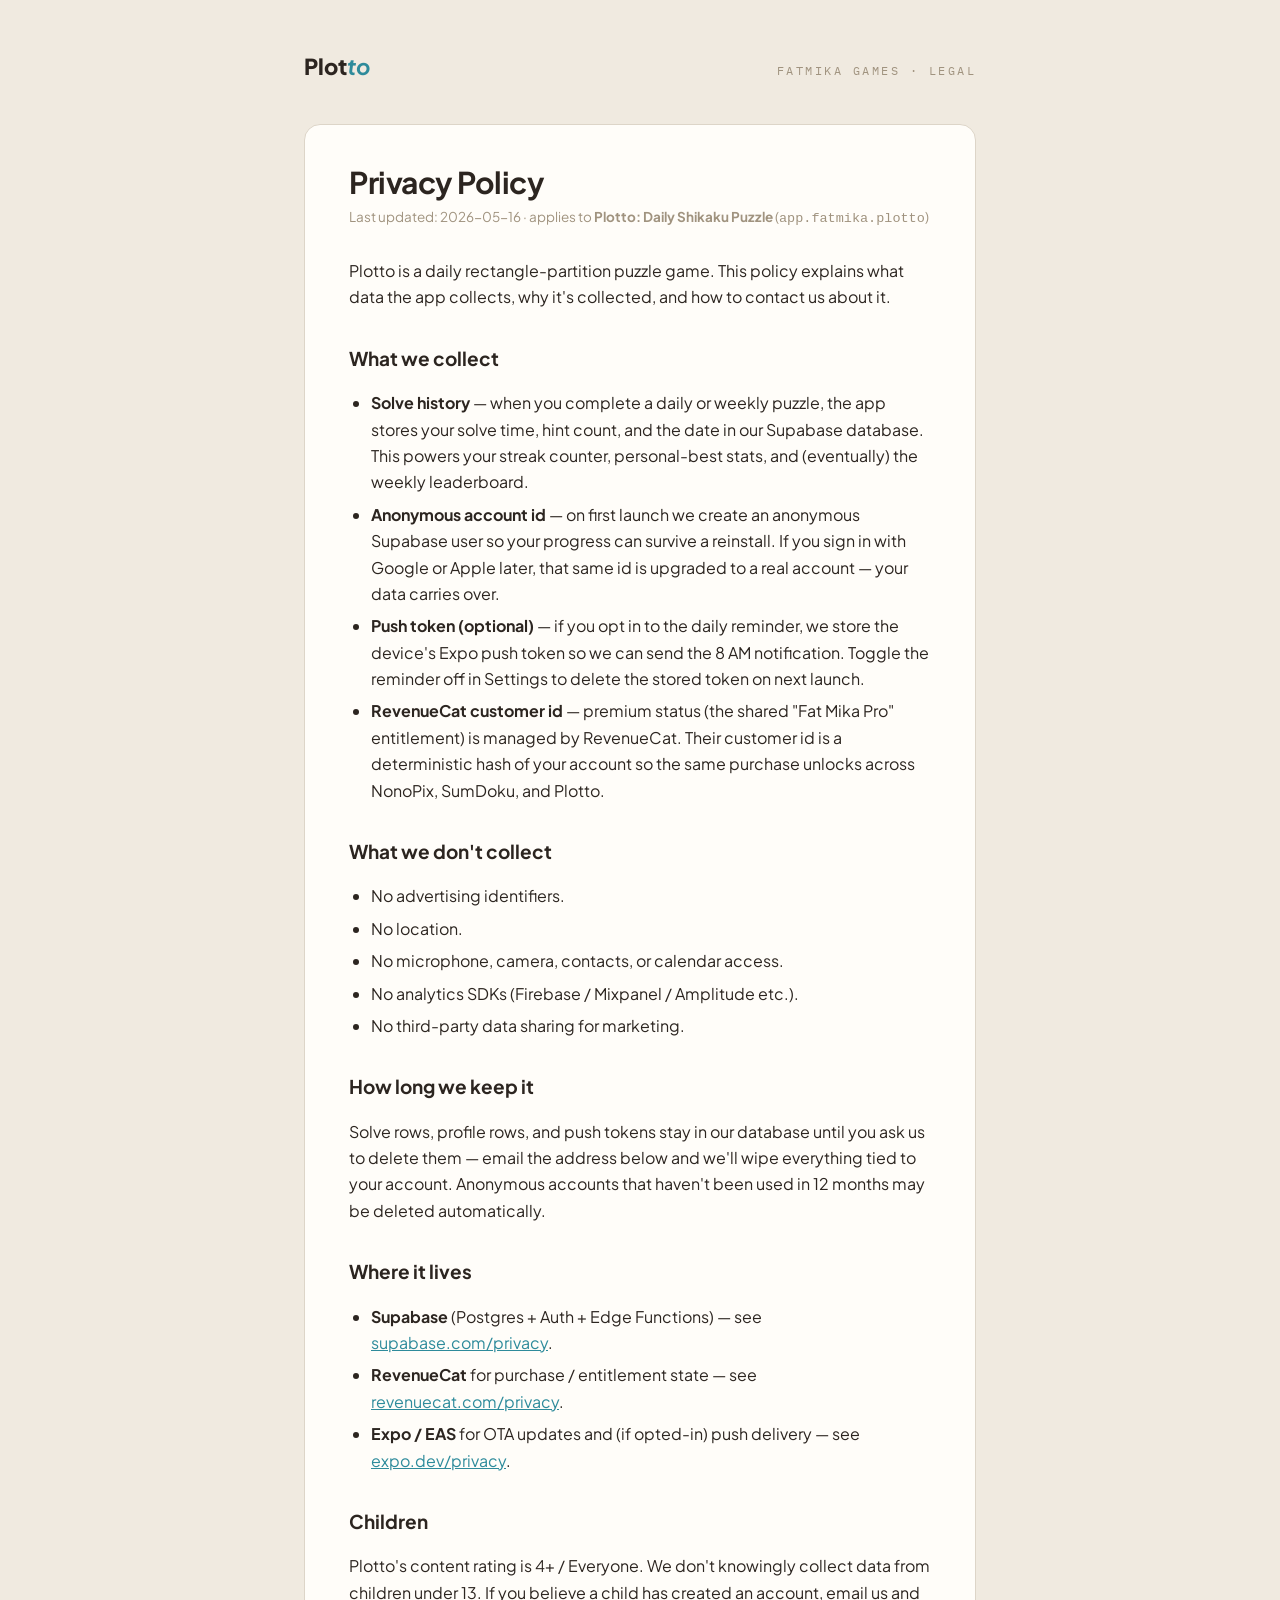
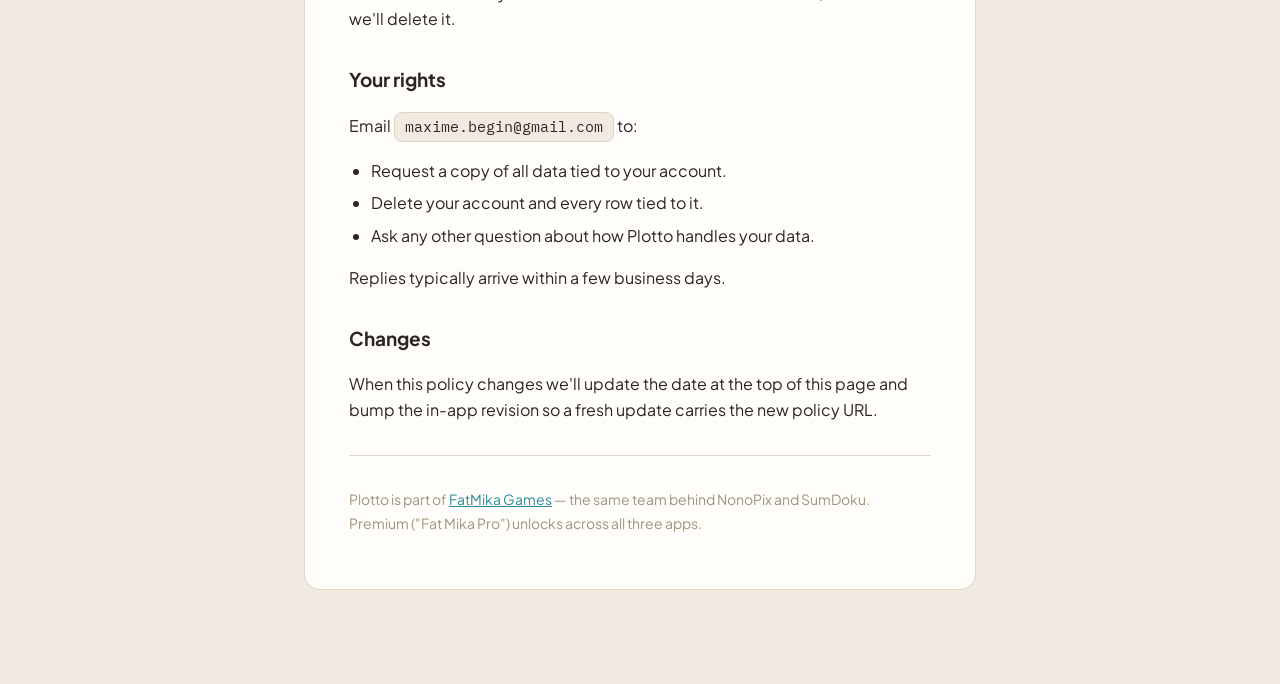
<file: plotto/privacy/index.html>
<!doctype html>
<html lang="en">
<head>
<meta charset="utf-8" />
<meta name="viewport" content="width=device-width, initial-scale=1" />
<title>Plotto — Privacy Policy</title>
<link rel="preconnect" href="https://fonts.googleapis.com" />
<link rel="preconnect" href="https://fonts.gstatic.com" crossorigin />
<link href="https://fonts.googleapis.com/css2?family=IBM+Plex+Mono:wght@500&family=Plus+Jakarta+Sans:ital,wght@0,400;0,500;0,700;0,800;1,700&display=swap" rel="stylesheet" />
<link rel="stylesheet" href="../../assets/legal.css" />
<style>:root { --accent: #2e8b9b; }</style>
</head>
<body>
<div class="wrap">
  <div class="brand">
    <a href="../../"><span class="wordmark">Plot<em>to</em></span></a>
    <span class="studio">FatMika Games · Legal</span>
  </div>
  <main>
    <h1>Privacy Policy</h1>
    <p class="updated">Last updated: 2026-05-16 · applies to <strong>Plotto: Daily Shikaku Puzzle</strong> (<code>app.fatmika.plotto</code>)</p>

    <p>Plotto is a daily rectangle-partition puzzle game. This policy explains what data
    the app collects, why it's collected, and how to contact us about it.</p>

    <h2>What we collect</h2>
    <ul>
      <li><strong>Solve history</strong> — when you complete a daily or weekly puzzle, the
        app stores your solve time, hint count, and the date in our Supabase database.
        This powers your streak counter, personal-best stats, and (eventually) the weekly
        leaderboard.</li>
      <li><strong>Anonymous account id</strong> — on first launch we create an anonymous
        Supabase user so your progress can survive a reinstall. If you sign in with
        Google or Apple later, that same id is upgraded to a real account — your data
        carries over.</li>
      <li><strong>Push token (optional)</strong> — if you opt in to the daily reminder, we
        store the device's Expo push token so we can send the 8&nbsp;AM notification.
        Toggle the reminder off in Settings to delete the stored token on next launch.</li>
      <li><strong>RevenueCat customer id</strong> — premium status (the shared
        "Fat&nbsp;Mika&nbsp;Pro" entitlement) is managed by RevenueCat. Their customer id
        is a deterministic hash of your account so the same purchase unlocks across
        NonoPix, SumDoku, and Plotto.</li>
    </ul>

    <h2>What we don't collect</h2>
    <ul>
      <li>No advertising identifiers.</li>
      <li>No location.</li>
      <li>No microphone, camera, contacts, or calendar access.</li>
      <li>No analytics SDKs (Firebase / Mixpanel / Amplitude etc.).</li>
      <li>No third-party data sharing for marketing.</li>
    </ul>

    <h2>How long we keep it</h2>
    <p>Solve rows, profile rows, and push tokens stay in our database until you ask us to
    delete them — email the address below and we'll wipe everything tied to your account.
    Anonymous accounts that haven't been used in 12 months may be deleted
    automatically.</p>

    <h2>Where it lives</h2>
    <ul>
      <li><strong>Supabase</strong> (Postgres + Auth + Edge Functions) — see
        <a href="https://supabase.com/privacy">supabase.com/privacy</a>.</li>
      <li><strong>RevenueCat</strong> for purchase / entitlement state — see
        <a href="https://www.revenuecat.com/privacy">revenuecat.com/privacy</a>.</li>
      <li><strong>Expo / EAS</strong> for OTA updates and (if opted-in) push delivery — see
        <a href="https://expo.dev/privacy">expo.dev/privacy</a>.</li>
    </ul>

    <h2>Children</h2>
    <p>Plotto's content rating is 4+ / Everyone. We don't knowingly collect data from
    children under 13. If you believe a child has created an account, email us and we'll
    delete it.</p>

    <h2>Your rights</h2>
    <p>Email <span class="email">maxime.begin@gmail.com</span> to:</p>
    <ul>
      <li>Request a copy of all data tied to your account.</li>
      <li>Delete your account and every row tied to it.</li>
      <li>Ask any other question about how Plotto handles your data.</li>
    </ul>
    <p>Replies typically arrive within a few business days.</p>

    <h2>Changes</h2>
    <p>When this policy changes we'll update the date at the top of this page and bump the
    in-app revision so a fresh update carries the new policy URL.</p>

    <hr />
    <p class="footer-note">Plotto is part of
    <a href="https://github.com/maxbegin">FatMika Games</a> — the same team behind NonoPix
    and SumDoku. Premium ("Fat Mika Pro") unlocks across all three apps.</p>
  </main>
</div>
</body>
</html>
</file>
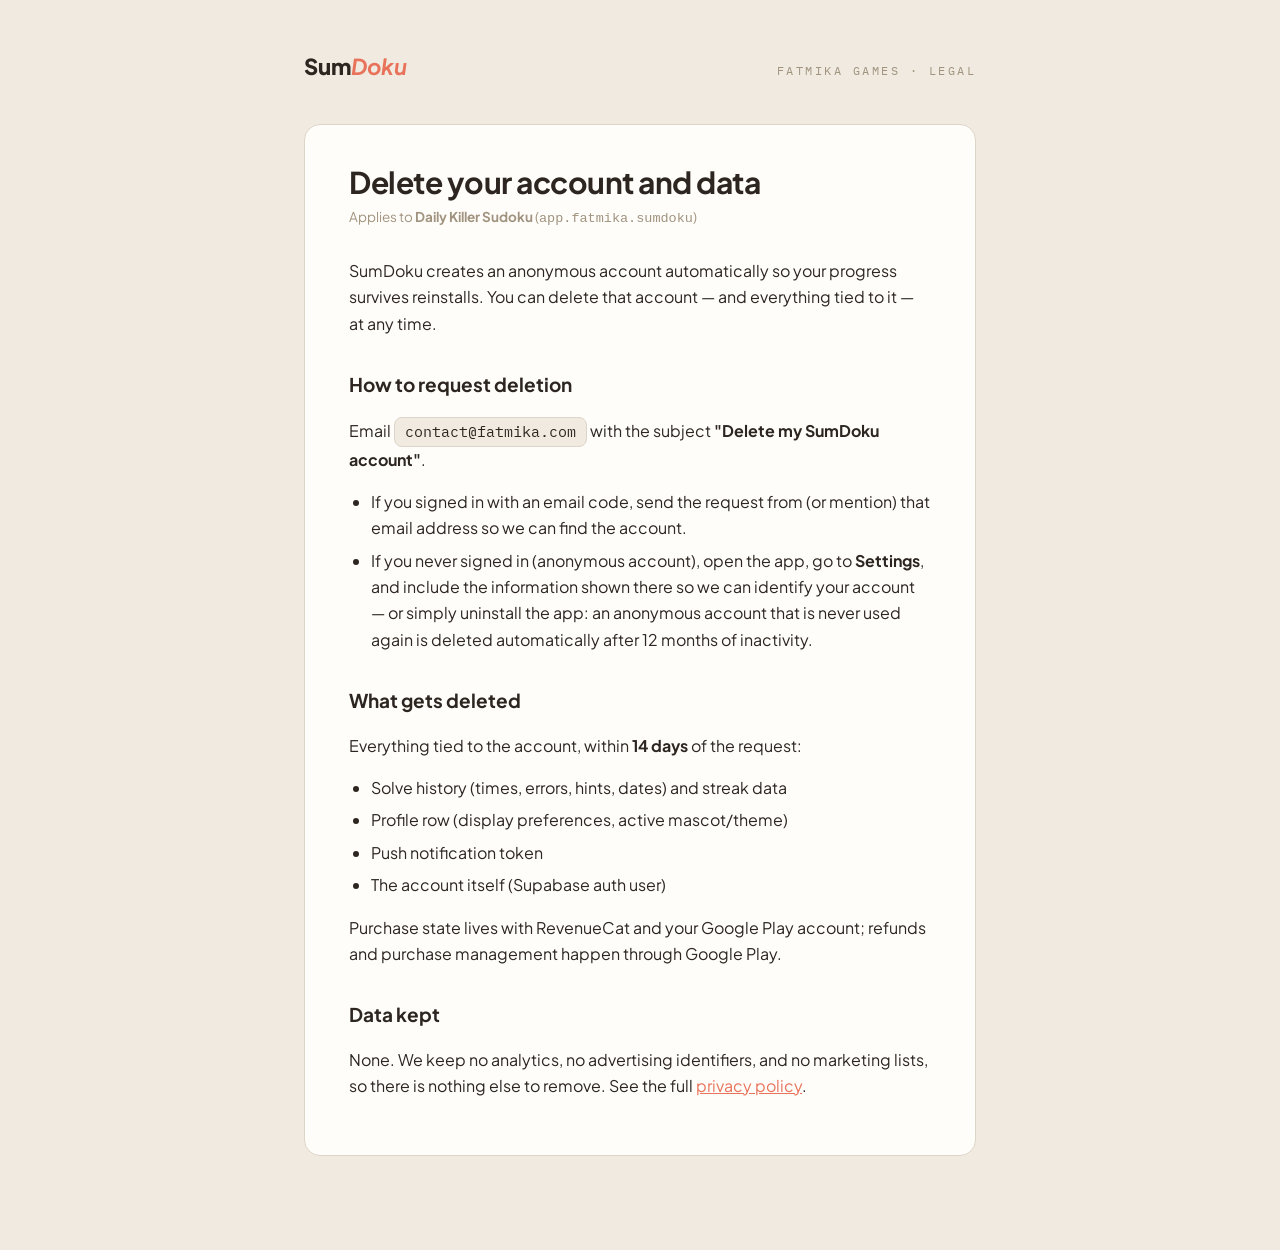
<file: sumdoku/delete-account/index.html>
<!doctype html>
<html lang="en">
<head>
<meta charset="utf-8" />
<meta name="viewport" content="width=device-width, initial-scale=1" />
<title>SumDoku — Delete your account</title>
<link rel="preconnect" href="https://fonts.googleapis.com" />
<link rel="preconnect" href="https://fonts.gstatic.com" crossorigin />
<link href="https://fonts.googleapis.com/css2?family=IBM+Plex+Mono:wght@500&family=Plus+Jakarta+Sans:ital,wght@0,400;0,500;0,700;0,800;1,700&display=swap" rel="stylesheet" />
<link rel="stylesheet" href="../../assets/legal.css" />
</head>
<body>
<div class="wrap">
  <div class="brand">
    <a href="../../"><span class="wordmark">Sum<em>Doku</em></span></a>
    <span class="studio">FatMika Games · Legal</span>
  </div>
  <main>
    <h1>Delete your account and data</h1>
    <p class="updated">Applies to <strong>Daily Killer Sudoku</strong> (<code>app.fatmika.sumdoku</code>)</p>

    <p>SumDoku creates an anonymous account automatically so your progress survives
    reinstalls. You can delete that account — and everything tied to it — at any time.</p>

    <h2>How to request deletion</h2>
    <p>Email <span class="email">contact@fatmika.com</span> with the subject
    <strong>"Delete my SumDoku account"</strong>.</p>
    <ul>
      <li>If you signed in with an email code, send the request from (or mention) that
        email address so we can find the account.</li>
      <li>If you never signed in (anonymous account), open the app, go to
        <strong>Settings</strong>, and include the information shown there so we can
        identify your account — or simply uninstall the app: an anonymous account that is
        never used again is deleted automatically after 12 months of inactivity.</li>
    </ul>

    <h2>What gets deleted</h2>
    <p>Everything tied to the account, within <strong>14 days</strong> of the request:</p>
    <ul>
      <li>Solve history (times, errors, hints, dates) and streak data</li>
      <li>Profile row (display preferences, active mascot/theme)</li>
      <li>Push notification token</li>
      <li>The account itself (Supabase auth user)</li>
    </ul>
    <p>Purchase state lives with RevenueCat and your Google Play account; refunds and purchase management happen through Google Play.</p>

    <h2>Data kept</h2>
    <p>None. We keep no analytics, no advertising identifiers, and no marketing lists, so
    there is nothing else to remove. See the full
    <a href="../privacy/">privacy policy</a>.</p>
  </main>
</div>
</body>
</html>
</file>
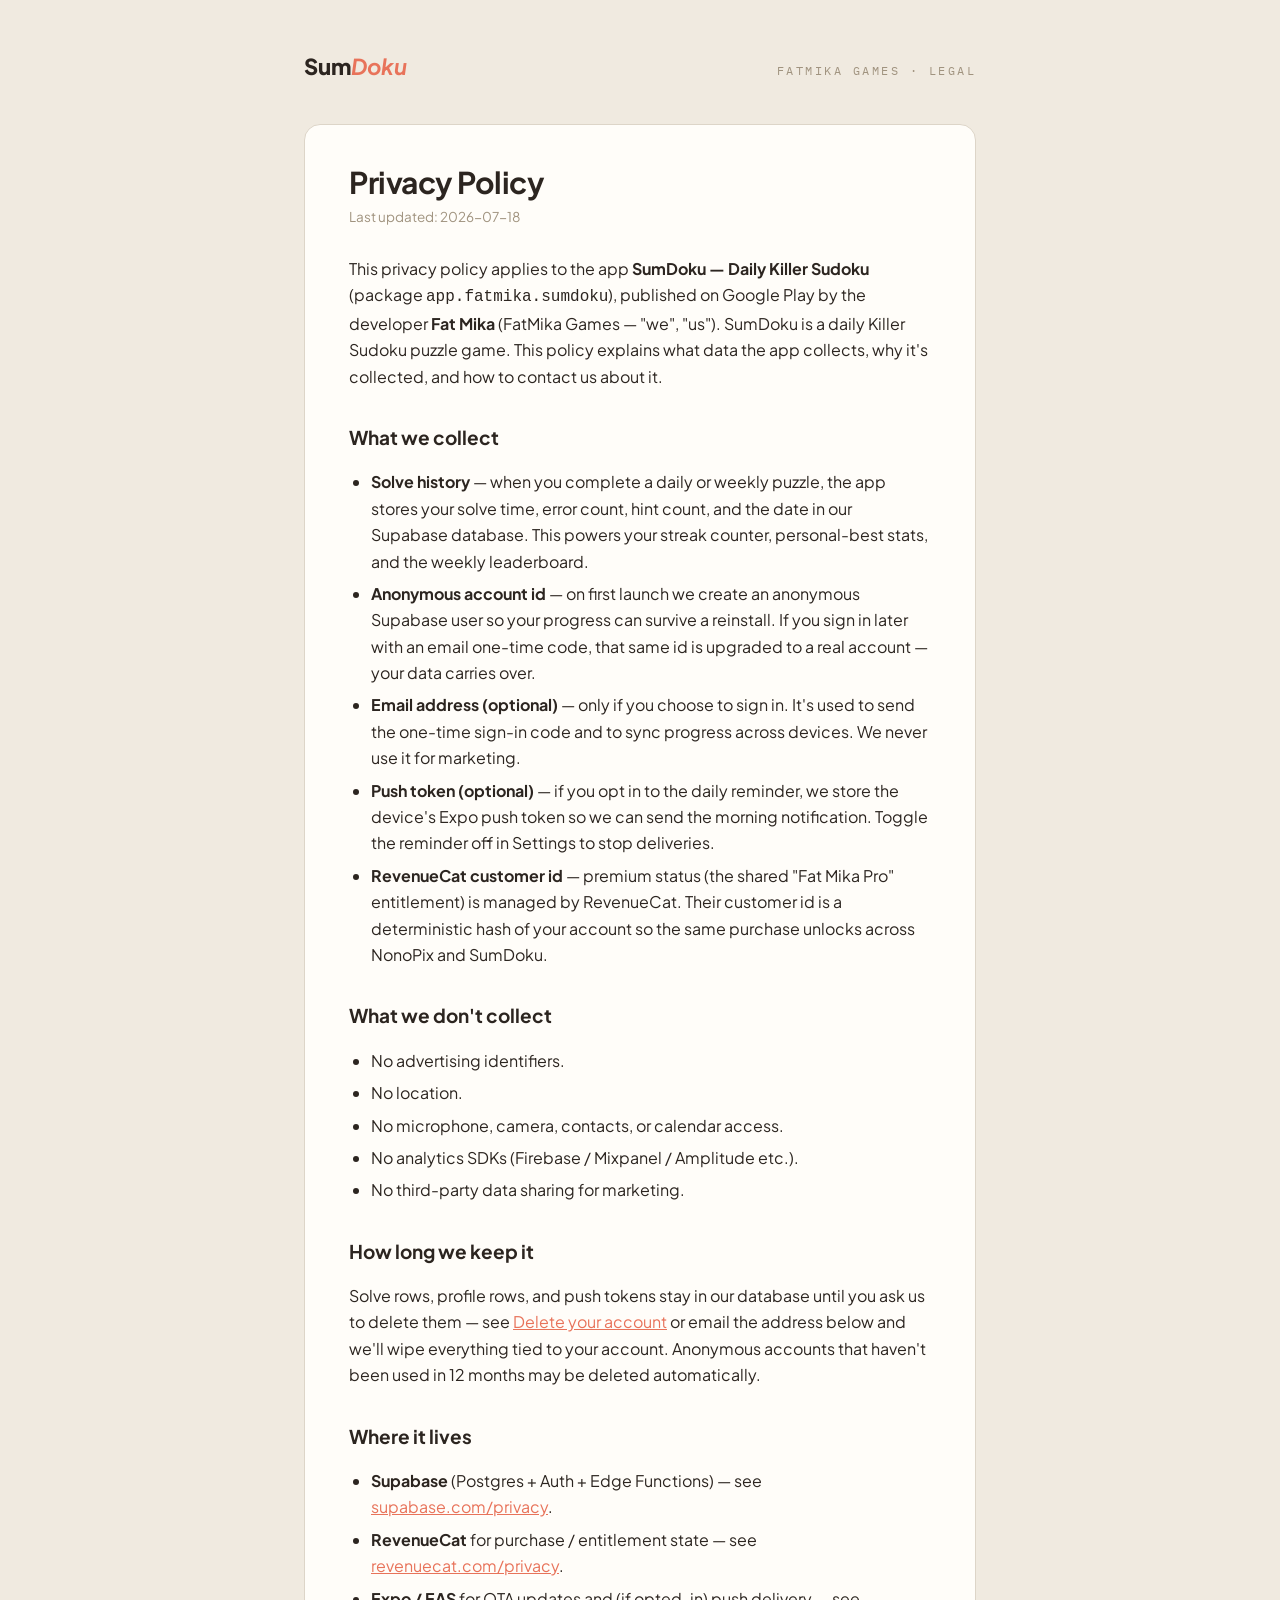
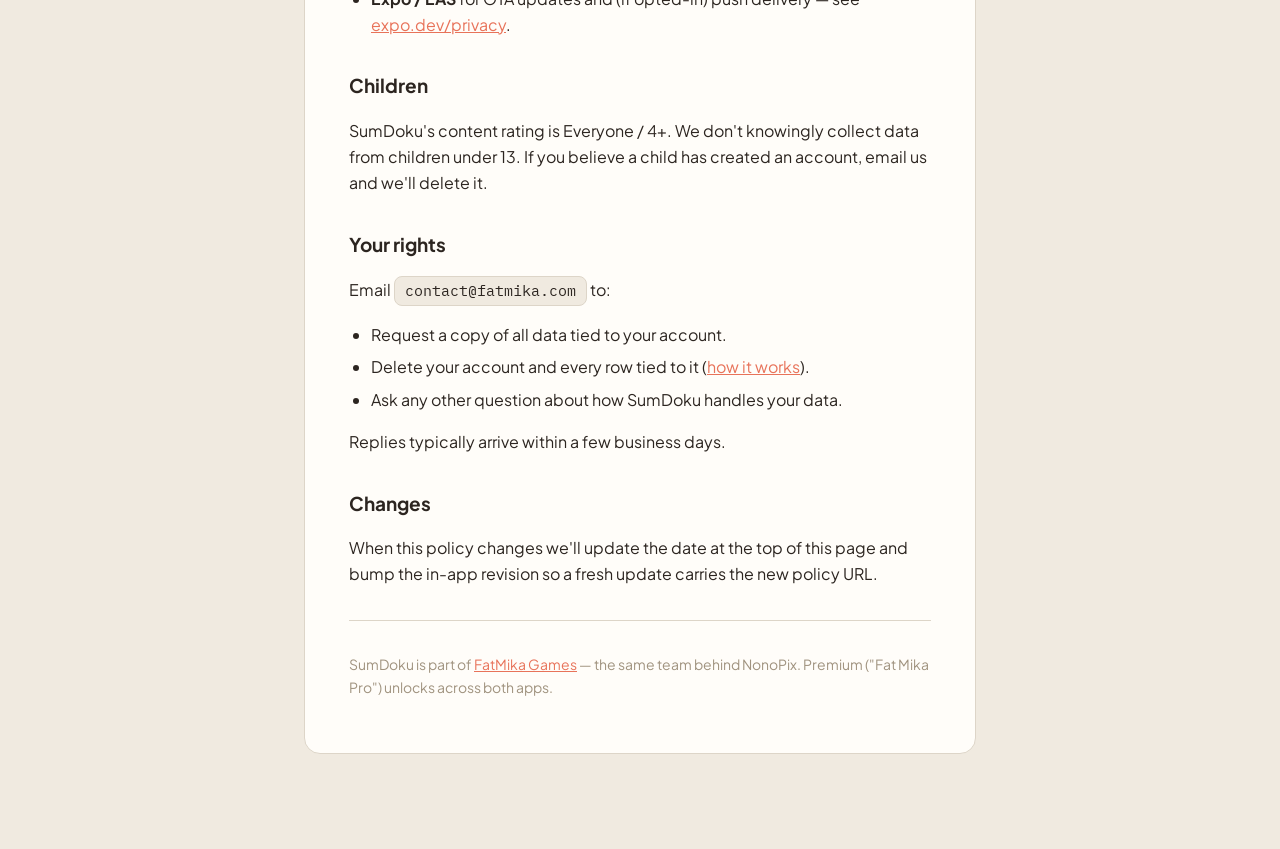
<file: sumdoku/privacy/index.html>
<!doctype html>
<html lang="en">
<head>
<meta charset="utf-8" />
<meta name="viewport" content="width=device-width, initial-scale=1" />
<title>SumDoku — Privacy Policy</title>
<link rel="preconnect" href="https://fonts.googleapis.com" />
<link rel="preconnect" href="https://fonts.gstatic.com" crossorigin />
<link href="https://fonts.googleapis.com/css2?family=IBM+Plex+Mono:wght@500&family=Plus+Jakarta+Sans:ital,wght@0,400;0,500;0,700;0,800;1,700&display=swap" rel="stylesheet" />
<link rel="stylesheet" href="../../assets/legal.css" />
</head>
<body>
<div class="wrap">
  <div class="brand">
    <a href="../../"><span class="wordmark">Sum<em>Doku</em></span></a>
    <span class="studio">FatMika Games · Legal</span>
  </div>
  <main>
    <h1>Privacy Policy</h1>
    <p class="updated">Last updated: 2026-07-18</p>

    <p>This privacy policy applies to the app <strong>SumDoku — Daily Killer Sudoku</strong>
    (package <code>app.fatmika.sumdoku</code>), published on Google Play by the developer
    <strong>Fat Mika</strong> (FatMika Games — "we", "us"). SumDoku is a daily Killer
    Sudoku puzzle game. This policy explains what data the app collects, why it's
    collected, and how to contact us about it.</p>

    <h2>What we collect</h2>
    <ul>
      <li><strong>Solve history</strong> — when you complete a daily or weekly puzzle, the app
        stores your solve time, error count, hint count, and the date in our Supabase
        database. This powers your streak counter, personal-best stats, and the weekly
        leaderboard.</li>
      <li><strong>Anonymous account id</strong> — on first launch we create an anonymous
        Supabase user so your progress can survive a reinstall. If you sign in later with
        an email one-time code, that same id is upgraded to a real account — your data
        carries over.</li>
      <li><strong>Email address (optional)</strong> — only if you choose to sign in. It's
        used to send the one-time sign-in code and to sync progress across devices. We
        never use it for marketing.</li>
      <li><strong>Push token (optional)</strong> — if you opt in to the daily reminder, we
        store the device's Expo push token so we can send the morning notification.
        Toggle the reminder off in Settings to stop deliveries.</li>
      <li><strong>RevenueCat customer id</strong> — premium status (the shared
        "Fat&nbsp;Mika&nbsp;Pro" entitlement) is managed by RevenueCat. Their customer id
        is a deterministic hash of your account so the same purchase unlocks across
        NonoPix and SumDoku.</li>
    </ul>

    <h2>What we don't collect</h2>
    <ul>
      <li>No advertising identifiers.</li>
      <li>No location.</li>
      <li>No microphone, camera, contacts, or calendar access.</li>
      <li>No analytics SDKs (Firebase / Mixpanel / Amplitude etc.).</li>
      <li>No third-party data sharing for marketing.</li>
    </ul>

    <h2>How long we keep it</h2>
    <p>Solve rows, profile rows, and push tokens stay in our database until you ask us to
    delete them — see <a href="../delete-account/">Delete your account</a> or email the
    address below and we'll wipe everything tied to your account. Anonymous accounts that
    haven't been used in 12 months may be deleted automatically.</p>

    <h2>Where it lives</h2>
    <ul>
      <li><strong>Supabase</strong> (Postgres + Auth + Edge Functions) — see
        <a href="https://supabase.com/privacy">supabase.com/privacy</a>.</li>
      <li><strong>RevenueCat</strong> for purchase / entitlement state — see
        <a href="https://www.revenuecat.com/privacy">revenuecat.com/privacy</a>.</li>
      <li><strong>Expo / EAS</strong> for OTA updates and (if opted-in) push delivery — see
        <a href="https://expo.dev/privacy">expo.dev/privacy</a>.</li>
    </ul>

    <h2>Children</h2>
    <p>SumDoku's content rating is Everyone / 4+. We don't knowingly collect data from
    children under 13. If you believe a child has created an account, email us and we'll
    delete it.</p>

    <h2>Your rights</h2>
    <p>Email <span class="email">contact@fatmika.com</span> to:</p>
    <ul>
      <li>Request a copy of all data tied to your account.</li>
      <li>Delete your account and every row tied to it
        (<a href="../delete-account/">how it works</a>).</li>
      <li>Ask any other question about how SumDoku handles your data.</li>
    </ul>
    <p>Replies typically arrive within a few business days.</p>

    <h2>Changes</h2>
    <p>When this policy changes we'll update the date at the top of this page and bump the
    in-app revision so a fresh update carries the new policy URL.</p>

    <hr />
    <p class="footer-note">SumDoku is part of
    <a href="https://github.com/maxbegin">FatMika Games</a> — the same team behind NonoPix.
    Premium ("Fat Mika Pro") unlocks across both apps.</p>
  </main>
</div>
</body>
</html>
</file>
<file: assets/legal.css>
/* FatMika Games — shared legal-page styles */
:root {
  --bg: #f0eae0;
  --card: #fffdf9;
  --text: #2c2520;
  --dim: #a0937f;
  --line: #ddd5c8;
  --accent: #e8735a;
}
* { box-sizing: border-box; }
body {
  margin: 0;
  background: var(--bg);
  color: var(--text);
  font: 16px/1.65 "Plus Jakarta Sans", -apple-system, "Segoe UI", system-ui, sans-serif;
  -webkit-font-smoothing: antialiased;
}
.wrap { max-width: 720px; margin: 0 auto; padding: 48px 24px 96px; }
.brand {
  display: flex; align-items: baseline; justify-content: space-between;
  margin-bottom: 40px; gap: 12px; flex-wrap: wrap;
}
.brand a { text-decoration: none; }
.wordmark { font-size: 22px; font-weight: 800; color: var(--text); }
.wordmark em { font-style: italic; font-weight: 700; color: var(--accent); }
.brand .studio {
  font-family: "IBM Plex Mono", Consolas, monospace;
  font-size: 12px; letter-spacing: 2.5px; text-transform: uppercase; color: var(--dim);
}
main {
  background: var(--card); border: 1px solid var(--line);
  border-radius: 16px; padding: 40px 44px;
}
h1 { font-size: 30px; line-height: 1.15; letter-spacing: -0.5px; margin: 0 0 6px; }
.updated { color: var(--dim); font-size: 13.5px; margin: 0 0 28px; }
h2 { font-size: 19px; margin: 32px 0 10px; }
p, li { color: var(--text); }
ul { padding-left: 22px; }
li { margin: 6px 0; }
li strong:first-child { color: var(--text); }
a { color: var(--accent); }
hr { border: none; border-top: 1px solid var(--line); margin: 32px 0; }
.footer-note { color: var(--dim); font-size: 14px; }
.email {
  display: inline-block; background: var(--bg); border: 1px solid var(--line);
  border-radius: 8px; padding: 2px 10px;
  font-family: "IBM Plex Mono", Consolas, monospace; font-size: 14.5px;
}
table.apps { width: 100%; border-collapse: collapse; }
table.apps th, table.apps td { text-align: left; padding: 10px 8px; border-bottom: 1px solid var(--line); }
table.apps th { font-size: 13px; text-transform: uppercase; letter-spacing: 1px; color: var(--dim); }
@media (max-width: 560px) { main { padding: 28px 22px; } }
</file>
